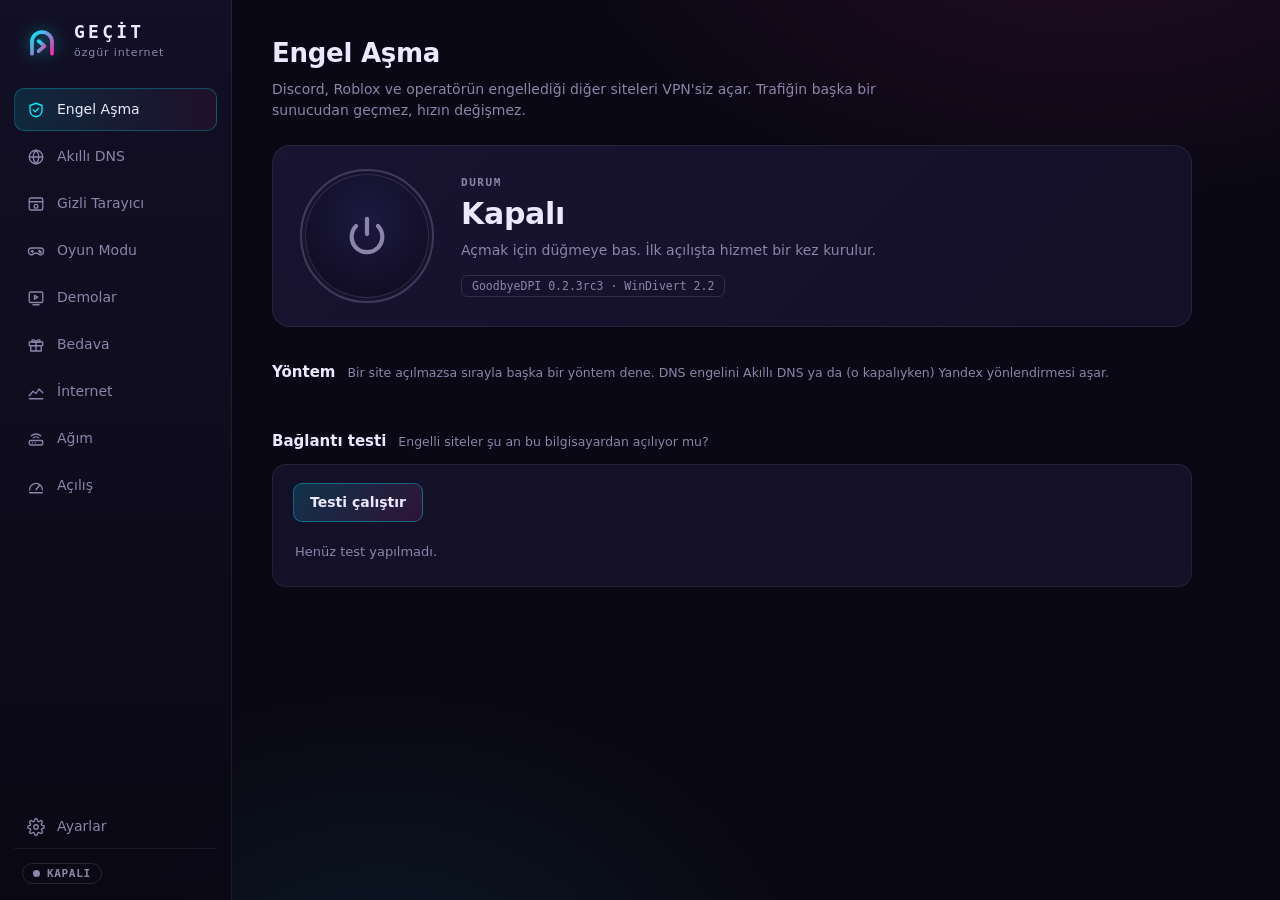
<file: src/Gecit/wwwroot/index.html>
<!doctype html>
<html lang="tr">
<head>
  <meta charset="utf-8">
  <meta name="viewport" content="width=device-width, initial-scale=1">
  <title>Geçit</title>
  <link rel="stylesheet" href="app.css">
  <script src="i18n.js"></script>
</head>
<body>
  <aside class="sidebar">
    <div class="brand">
      <svg class="brand-mark" viewBox="0 0 48 48" aria-hidden="true">
        <defs>
          <linearGradient id="g" x1="0" y1="0" x2="1" y2="1">
            <stop offset="0" stop-color="var(--cyan)"/><stop offset="1" stop-color="var(--magenta)"/>
          </linearGradient>
        </defs>
        <path d="M12 38V24a12 12 0 0 1 24 0v14" fill="none" stroke="url(#g)" stroke-width="4.5" stroke-linecap="round"/>
        <path d="M20 23l7 6-7 6" fill="none" stroke="url(#g)" stroke-width="4.5" stroke-linecap="round" stroke-linejoin="round"/>
      </svg>
      <div>
        <div class="brand-name">GEÇİT</div>
        <div class="brand-sub">özgür internet</div>
      </div>
    </div>

    <nav class="nav">
      <button class="nav-item active" data-page="dpi">
        <svg viewBox="0 0 24 24"><path d="M12 3l8 3v6c0 4.5-3.4 8.3-8 9-4.6-.7-8-4.5-8-9V6z"/><path d="M8.5 12l2.5 2.5 4.5-5"/></svg>
        Engel Aşma
      </button>
      <button class="nav-item" data-page="dns">
        <svg viewBox="0 0 24 24"><circle cx="12" cy="12" r="9"/><path d="M3 12h18M12 3c2.5 2.7 3.8 5.7 3.8 9s-1.3 6.3-3.8 9c-2.5-2.7-3.8-5.7-3.8-9S9.5 5.7 12 3z"/></svg>
        Akıllı DNS
      </button>
      <button class="nav-item" data-page="browser">
        <svg viewBox="0 0 24 24"><rect x="3" y="4" width="18" height="16" rx="2"/><path d="M3 9h18"/><circle cx="12" cy="15" r="2.5"/></svg>
        Gizli Tarayıcı
      </button>
      <button class="nav-item" data-page="game">
        <svg viewBox="0 0 24 24"><path d="M6 8h12a4 4 0 0 1 4 4v1a4 4 0 0 1-7 2.6L14 15h-4l-1 .6A4 4 0 0 1 2 13v-1a4 4 0 0 1 4-4z"/><path d="M7 11v3M5.5 12.5h3"/><circle cx="16.5" cy="12" r=".8"/><circle cx="18" cy="13.6" r=".8"/></svg>
        Oyun Modu
      </button>
      <button class="nav-item" data-page="demos">
        <svg viewBox="0 0 24 24"><rect x="3" y="4" width="18" height="14" rx="2"/><path d="M10 8.5v5l4.5-2.5z"/><path d="M8 21h8"/></svg>
        Demolar
      </button>
      <button class="nav-item" data-page="free">
        <svg viewBox="0 0 24 24"><rect x="3" y="8" width="18" height="5" rx="1"/><path d="M5 13v7h14v-7M12 8v12"/><path d="M12 8c-1.5-3-5-4-5.5-1.5S10 8 12 8zM12 8c1.5-3 5-4 5.5-1.5S14 8 12 8z"/></svg>
        Bedava
      </button>
      <button class="nav-item" data-page="net">
        <svg viewBox="0 0 24 24"><path d="M3 17l5-6 4 3 4-6 5 5"/><path d="M3 21h18"/></svg>
        İnternet
      </button>
      <button class="nav-item" data-page="lan">
        <svg viewBox="0 0 24 24"><rect x="3" y="14" width="18" height="6" rx="2"/><path d="M7 17h.01M11 17h.01"/><path d="M8.5 10.5a5 5 0 0 1 7 0M5.8 7.8a9 9 0 0 1 12.4 0"/></svg>
        Ağım
      </button>
      <button class="nav-item" data-page="boot">
        <svg viewBox="0 0 24 24"><path d="M3.5 17a8.5 8.5 0 1 1 17 0"/><path d="M12 17l4.5-6"/><path d="M3.5 21h17"/></svg>
        Açılış
      </button>
      <div class="nav-spacer"></div>
      <button class="nav-item" data-page="settings">
        <svg viewBox="0 0 24 24"><circle cx="12" cy="12" r="3"/><path d="M19.4 15a1.7 1.7 0 0 0 .3 1.8l.1.1a2 2 0 1 1-2.8 2.8l-.1-.1a1.7 1.7 0 0 0-1.8-.3 1.7 1.7 0 0 0-1 1.5V21a2 2 0 1 1-4 0v-.1a1.7 1.7 0 0 0-1.1-1.5 1.7 1.7 0 0 0-1.8.3l-.1.1a2 2 0 1 1-2.8-2.8l.1-.1a1.7 1.7 0 0 0 .3-1.8 1.7 1.7 0 0 0-1.5-1H3a2 2 0 1 1 0-4h.1a1.7 1.7 0 0 0 1.5-1.1 1.7 1.7 0 0 0-.3-1.8l-.1-.1a2 2 0 1 1 2.8-2.8l.1.1a1.7 1.7 0 0 0 1.8.3H9a1.7 1.7 0 0 0 1-1.5V3a2 2 0 1 1 4 0v.1a1.7 1.7 0 0 0 1 1.5 1.7 1.7 0 0 0 1.8-.3l.1-.1a2 2 0 1 1 2.8 2.8l-.1.1a1.7 1.7 0 0 0-.3 1.8V9a1.7 1.7 0 0 0 1.5 1H21a2 2 0 1 1 0 4h-.1a1.7 1.7 0 0 0-1.5 1z"/></svg>
        Ayarlar
      </button>
    </nav>

    <div class="sidebar-foot">
      <span class="pill" id="side-pill"><span class="dot"></span><span id="side-pill-text">kapalı</span></span>
      <span class="version" id="version"></span>
    </div>
  </aside>

  <main class="main">
    <div class="update-bar" id="update-bar" hidden>
      <svg viewBox="0 0 24 24" aria-hidden="true"><path d="M12 4v11M7 10l5 5 5-5"/><path d="M4 19h16"/></svg>
      <div class="update-text">
        <div class="update-title" id="update-title"></div>
        <div class="muted" id="update-sub"></div>
        <div class="bar update-progress" id="update-progress-bar" hidden><span id="update-progress"></span></div>
      </div>
      <button class="link-btn" id="update-notes">Neler yeni?</button>
      <button class="link-btn" id="update-later">Sonra</button>
      <button class="btn" id="update-install">Güncelle</button>
    </div>

    <!-- Engel Aşma -->
    <section class="page active" id="page-dpi">
      <header class="page-head">
        <h1>Engel Aşma</h1>
        <p>Discord, Roblox ve operatörün engellediği diğer siteleri VPN'siz açar. Trafiğin başka bir sunucudan geçmez, hızın değişmez.</p>
      </header>

      <div class="banner warn" id="conflict-banner" hidden></div>

      <div class="hero" id="hero" data-state="notinstalled">
        <button class="power" id="power" aria-label="Engel aşmayı aç/kapat">
          <span class="power-ring"></span>
          <svg viewBox="0 0 24 24"><path d="M12 3v8"/><path d="M6.3 6.8a8 8 0 1 0 11.4 0"/></svg>
        </button>
        <div class="hero-text">
          <div class="hero-label">Durum</div>
          <div class="hero-status" id="hero-status">Kapalı</div>
          <div class="hero-detail" id="hero-detail">Açmak için düğmeye bas. İlk açılışta hizmet bir kez kurulur.</div>
          <div class="hero-meta">
            <span class="tag" id="hero-preset"></span>
            <span class="tag" id="hero-dns"></span>
            <span class="tag ghost">GoodbyeDPI 0.2.3rc3 · WinDivert 2.2</span>
          </div>
        </div>
      </div>

      <h2 class="section-title">Yöntem <span>Bir site açılmazsa sırayla başka bir yöntem dene. DNS engelini Akıllı DNS ya da (o kapalıyken) Yandex yönlendirmesi aşar.</span></h2>
      <div class="presets" id="presets"></div>

      <h2 class="section-title">Bağlantı testi <span>Engelli siteler şu an bu bilgisayardan açılıyor mu?</span></h2>
      <div class="card">
        <div class="probe-head">
          <button class="btn" id="probe-run">Testi çalıştır</button>
          <span class="muted" id="probe-time"></span>
        </div>
        <div class="probe-list" id="probe-list">
          <div class="empty">Henüz test yapılmadı.</div>
        </div>
      </div>
    </section>

    <!-- Yakında sayfaları -->
    <section class="page" id="page-dns">
      <header class="page-head">
        <h1>Akıllı DNS</h1>
        <p>DNS, site adlarını adrese çeviren sistemdir. Operatörün DNS'i engelli sitelere sahte adres verir ve yavaş olabilir.</p>
      </header>

      <div class="dns-status" id="dns-status">
        <div class="dns-status-main">
          <div class="hero-label">Şu anki DNS</div>
          <div class="dns-status-title" id="dns-current"></div>
          <div class="dns-servers" id="dns-servers"></div>
        </div>
        <div class="dns-checks" id="dns-checks">
          <div class="check wait"><span class="dot"></span><span>Kontrol ediliyor…</span></div>
        </div>
      </div>

      <h2 class="section-title">Mod</h2>
      <div class="modes" id="dns-modes">
        <button class="mode" data-mode="auto">
          <div class="mode-name">Otomatik</div>
          <div class="mode-desc">Modemin verdiği operatör DNS'i. Engel aşma açıksa Yandex yönlendirmesi engeli aşar.</div>
        </button>
        <button class="mode" data-mode="plain">
          <div class="mode-name">Hızlı DNS</div>
          <div class="mode-desc">Seçtiğin sağlayıcıyı Windows'a yazar. Arka planda hiçbir şey çalışmaz.</div>
        </button>
        <button class="mode" data-mode="doh">
          <div class="mode-name">Şifreli DNS <span class="preset-badge">önerilen</span></div>
          <div class="mode-desc">Sorgular HTTPS ile gider; operatör DNS sorgularını göremez ve değiştiremez. Küçük bir hizmet çalışır.</div>
        </button>
      </div>

      <h2 class="section-title">Sağlayıcı
        <span>Ping: sunucuya uzaklık · Sorgu: bir site adını çözme süresi</span>
        <button class="btn small" id="dns-bench">Hızları ölç</button>
      </h2>
      <div class="card providers" id="dns-providers"></div>

      <div class="apply-bar" id="dns-apply-bar" hidden>
        <div>
          <div class="apply-title" id="dns-apply-text"></div>
          <div class="muted">Yönetici izni ister. İstediğin zaman Otomatik'e dönerek eski ayarlarına geri alabilirsin.</div>
        </div>
        <button class="btn" id="dns-apply">Uygula</button>
      </div>

      <p class="footnote">Şifreli DNS sadece DNS sorgularını gizler; girdiğin sitenin adı bağlantı sırasında operatöre yine görünür.
        Tam gizlilik için VPN gerekir.</p>
    </section>
    <section class="page" id="page-browser">
      <header class="page-head"><h1>Gizli Tarayıcı</h1><p>İz bırakmayan, reklamsız, sekmeli bir tarayıcı. Engel aşma ve Akıllı DNS burada da geçerli.</p></header>

      <div class="hero browser-hero">
        <div class="hero-text">
          <div class="hero-label">Gizli pencere</div>
          <div class="hero-status" id="browser-status">Kapalı</div>
          <ul class="plan compact">
            <li>Geçmiş, çerez, oturum ve önbellek pencere kapanınca silinir</li>
            <li>Reklam ve takipçiler engellenir (<span id="browser-list"></span>)</li>
            <li>Tek tuşla "Temizle": tüm sekmeleri kapatır, her şeyi siler</li>
          </ul>
        </div>
        <div class="browser-actions">
          <button class="btn big" id="browser-open">Gizli pencere aç</button>
          <button class="link-btn" id="browser-shortcut">Masaüstüne kısayol oluştur</button>
        </div>
      </div>

      <h2 class="section-title">Ayarlar</h2>
      <div class="card rows">
        <label class="row">
          <div>
            <div class="row-title">Reklam ve takipçi engelleyici</div>
            <div class="row-sub">Bilinen reklam, takip ve zararlı alan adlarına giden istekleri keser; Edge'in "Katı" izleme korumasını açar. YouTube video reklamlarını engellemez.</div>
          </div>
          <input type="checkbox" class="switch" id="browser-adblock">
        </label>
        <div class="row">
          <div>
            <div class="row-title">Arama motoru</div>
            <div class="row-sub">Adres çubuğuna yazılan aramalar için.</div>
          </div>
          <div class="chips" id="browser-engines"></div>
        </div>
      </div>
      <div class="kbd-help">
        <span><kbd>Ctrl</kbd><kbd>T</kbd> yeni sekme</span>
        <span><kbd>Ctrl</kbd><kbd>W</kbd> sekmeyi kapat</span>
        <span><kbd>Ctrl</kbd><kbd>L</kbd> adres çubuğu</span>
        <span><kbd>Ctrl</kbd><kbd>Tab</kbd> sonraki sekme</span>
        <span><kbd>Ctrl</kbd><kbd>Shift</kbd><kbd>Del</kbd> temizle</span>
        <span><kbd>F11</kbd> tam ekran</span>
      </div>
    </section>
    <section class="page" id="page-game">
      <header class="page-head">
        <h1>Oyun Modu</h1>
        <p>Oyun açılınca seçtiğin uygulamaları dondurur ve RAM'lerini oyuna bırakır, güç planını ve önceliği ayarlar. Oyun kapanınca her şey eski haline döner.</p>
      </header>

      <div class="hero game-hero" id="game-hero" data-state="idle">
        <button class="power" id="game-power" aria-label="Oyun modunu aç/kapat">
          <span class="power-ring"></span>
          <svg viewBox="0 0 24 24"><path d="M6 8h12a4 4 0 0 1 4 4v1a4 4 0 0 1-7 2.6L14 15h-4l-1 .6A4 4 0 0 1 2 13v-1a4 4 0 0 1 4-4z"/><path d="M7 11v3M5.5 12.5h3"/></svg>
        </button>
        <div class="hero-text">
          <div class="hero-label">Oyun modu</div>
          <div class="hero-status" id="game-status">Beklemede</div>
          <div class="hero-detail" id="game-detail"></div>
          <div class="hero-meta" id="game-meta"></div>
        </div>
      </div>

      <div class="stats" id="game-stats">
        <div class="stat"><div class="stat-label">Boş RAM</div><div class="stat-value" id="st-ram">…</div><div class="bar"><span id="st-ram-bar"></span></div></div>
        <div class="stat"><div class="stat-label">İşlemci</div><div class="stat-value" id="st-cpu">…</div><div class="bar"><span id="st-cpu-bar"></span></div></div>
        <div class="stat"><div class="stat-label">Ekran kartı</div><div class="stat-value" id="st-gpu">…</div><div class="bar"><span id="st-gpu-bar"></span></div></div>
        <div class="stat"><div class="stat-label">GPU sıcaklığı</div><div class="stat-value" id="st-temp">…</div><div class="bar"><span id="st-temp-bar"></span></div></div>
      </div>

      <div class="card last-session" id="game-last" hidden></div>

      <h2 class="section-title">Oyun sırasında dondurulacak uygulamalar
        <span>Dondurulan uygulama durur ve RAM'i boşalır; oyun bitince kaldığı yerden devam eder.</span>
        <button class="btn small" id="game-apps-refresh">Yenile</button>
      </h2>
      <div class="card apps" id="game-apps"><div class="empty">Yükleniyor…</div></div>

      <h2 class="section-title">Ayarlar</h2>
      <div class="card rows">
        <label class="row"><div><div class="row-title">Oyunları otomatik algıla</div><div class="row-sub" id="game-detect-sub">Bilinen oyunlar, Steam/Epic kütüphanen ve eklediklerin açılınca oyun modu kendiliğinden başlar.</div></div><input type="checkbox" class="switch" data-game-setting="autoDetect"></label>
        <label class="row"><div><div class="row-title">Tam ekran oyunları da algıla</div><div class="row-sub">Windows'un "tam ekran Direct3D uygulaması çalışıyor" bilgisini kullanır; listede olmayan oyunları da yakalar.</div></div><input type="checkbox" class="switch" data-game-setting="detectFullscreen"></label>
        <label class="row"><div><div class="row-title">Yüksek performans güç planı</div><div class="row-sub">Oyun süresince işlemci düşük hıza inmez. Oyun bitince önceki plana döner.</div></div><input type="checkbox" class="switch" data-game-setting="powerPlan"></label>
        <label class="row"><div><div class="row-title">Oyuna yüksek öncelik</div><div class="row-sub">İşlemci sıkıştığında oyun öne alınır. Hile korumalı bazı oyunlar buna izin vermez.</div></div><input type="checkbox" class="switch" data-game-setting="highPriority"></label>
        <label class="row"><div><div class="row-title">Kapatılan uygulamaları geri aç</div><div class="row-sub">"Kapat" seçtiğin uygulamalar oyun bitince yeniden açılır.</div></div><input type="checkbox" class="switch" data-game-setting="relaunchClosed"></label>
      </div>

      <h2 class="section-title">Oyunlarım <span id="game-known"></span></h2>
      <div class="card">
        <div class="game-list" id="game-list"></div>
        <form class="add-game" id="add-game" autocomplete="off">
          <input id="add-game-exe" spellcheck="false" placeholder="Listede olmayan oyunun .exe adı (örn. hl2.exe)">
          <button class="btn small" type="submit">Ekle</button>
        </form>
      </div>

      <p class="footnote">Oyun modu FPS'i sihirle artırmaz: arka plandaki programların kullandığı RAM'i ve işlemciyi oyuna bırakır.
        8 GB RAM'de bu, takılmaları ve ani FPS düşüşlerini azaltır. Oyunun kendisine hiçbir şey enjekte edilmez; hile korumalarıyla sorun çıkmaz.</p>
    </section>
    <section class="page" id="page-demos">
      <header class="page-head"><h1>Steam Demoları</h1><p>Steam'e yeni gelen ve yakında açılacak ücretsiz demolar. Merak ettiğini takip et, demo oynanabilir olunca Geçit haber versin.</p></header>

      <div class="demo-bar">
        <div class="seg" id="demo-tabs">
          <button data-list="new" class="on">Yeni çıkanlar</button>
          <button data-list="soon">Yakında</button>
          <button data-list="popular">Popüler</button>
          <button data-list="watch">Takip ettiklerim<span class="seg-count" id="demo-watch-count"></span></button>
        </div>
        <input id="demo-search" class="demo-search" type="search" placeholder="Oyun ya da tür ara" spellcheck="false">
        <button class="btn small" id="demo-refresh" title="Steam'den yeniden çek">Yenile</button>
      </div>
      <div class="demo-row2">
        <div class="seg" id="demo-players" title="Steam'in kendi oyuncu bilgisine göre süzer; seçimin hatırlanır">
          <button data-players="all" class="on">Hepsi</button>
          <button data-players="coop">Co-op</button>
          <button data-players="online">Online co-op</button>
          <button data-players="multi">Çok oyunculu</button>
        </div>
        <div class="chips demo-filters" id="demo-filters"></div>
      </div>

      <div class="demo-grid" id="demo-grid"><div class="empty">Yükleniyor…</div></div>
      <div class="demo-more" id="demo-more-row" hidden>
        <span class="muted" id="demo-count"></span>
        <button class="btn" id="demo-more">Daha fazla göster</button>
      </div>

      <p class="footnote">Liste Steam'in Türkiye mağazasından gelir; Steam'in kendi sıralaması ve tarihleridir. Geçit açıkken takip ettiğin demolara
        2 saatte bir bakar, açıldıkları an bildirim gösterir. Türkçe ve Steam Deck bilgisi oyunun mağaza sayfasındaki bilgidir.</p>
    </section>

    <section class="page" id="page-free">
      <header class="page-head"><h1>Bedava Oyunlar</h1><p>Epic ve Steam'in şu an ücretsiz verdiği oyunlar. Süre bitmeden alırsan oyun hesabında sonsuza dek kalır.</p></header>

      <div class="card rows free-notify">
        <label class="row">
          <div>
            <div class="row-title">Yeni bedava oyun çıkınca haber ver</div>
            <div class="row-sub">Geçit açıkken 3 saatte bir bakar; Epic'in haftalık oyunu değişirken de hemen kontrol eder. Ücretsiz DLC'ler için bildirim gelmez.</div>
          </div>
          <input type="checkbox" class="switch" id="free-notify">
        </label>
      </div>

      <h2 class="section-title">Şu an bedava <span id="free-sub"></span><button class="btn small" id="free-refresh">Yenile</button></h2>
      <div class="demo-grid" id="free-now"><div class="empty">Yükleniyor…</div></div>

      <h2 class="section-title" id="free-next-title" hidden>Yakında bedava <span>Epic bir sonraki oyunu önceden duyurur.</span></h2>
      <div class="demo-grid" id="free-next" hidden></div>

      <p class="footnote">Oyunu almak için mağaza sayfasında kendi hesabınla giriş yapıp "Al" demen gerekir; Geçit senin yerine alamaz.
        Her zaman ücretsiz olan (free-to-play) oyunlar ve Steam'in "hafta sonu bedava oyna" etkinlikleri burada yok, çünkü bunlar kalıcı olarak senin olmuyor.</p>
    </section>

    <section class="page" id="page-net">
      <header class="page-head"><h1>İnternet</h1><p>Bağlantının gerçek durumu: gecikme, dalgalanma, hız ve interneti hangi uygulamanın kullandığı.</p></header>

      <div class="card net-live">
        <div class="net-metrics">
          <div class="net-metric">
            <div class="stat-label">İnternet <span id="net-target-label"></span></div>
            <div class="big-ms" id="net-ms">…</div>
            <div class="muted" id="net-sub"></div>
          </div>
          <div class="net-metric">
            <div class="stat-label">Modem <span id="net-gw-label"></span></div>
            <div class="big-ms gw" id="gw-ms">…</div>
            <div class="muted" id="gw-sub"></div>
          </div>
          <div class="net-verdict" id="net-verdict"><span class="dot"></span><span>Ölçülüyor…</span></div>
        </div>
        <svg class="net-graph" id="net-graph" viewBox="0 0 600 150" preserveAspectRatio="none"></svg>
        <div class="net-graph-legend">
          <span><i class="lg cyan"></i>İnternet</span><span><i class="lg pink"></i>Modem</span><span><i class="lg red"></i>Kayıp paket</span>
          <span class="net-target-pick" id="net-targets">
            <button class="chip" data-target="1.1.1.1">Cloudflare</button>
            <button class="chip" data-target="8.8.8.8">Google</button>
            <form id="net-custom" class="inline-form"><input id="net-custom-host" placeholder="oyun sunucusu IP" spellcheck="false"></form>
          </span>
        </div>
      </div>

      <h2 class="section-title">Hız testi <span>Cloudflare sunucularıyla, birkaç paralel bağlantıyla yaklaşık 20 saniye sürer.</span></h2>
      <div class="card speed">
        <div class="speed-grid">
          <div class="speed-cell"><div class="stat-label">İndirme</div><div class="speed-val" id="sp-down">–</div><div class="muted">Mbps</div></div>
          <div class="speed-cell"><div class="stat-label">Yükleme</div><div class="speed-val" id="sp-up">–</div><div class="muted">Mbps</div></div>
          <div class="speed-cell"><div class="stat-label">Ping (boşta)</div><div class="speed-val" id="sp-idle">–</div><div class="muted">ms</div></div>
          <div class="speed-cell"><div class="stat-label">Ping (yük altında)</div><div class="speed-val" id="sp-loaded">–</div><div class="muted">ms</div></div>
          <div class="speed-cell grade-cell"><div class="stat-label">Oyun notu</div><div class="grade" id="sp-grade">–</div><div class="muted" id="sp-grade-sub">bufferbloat</div></div>
        </div>
        <div class="bar speed-bar"><span id="sp-progress"></span></div>
        <div class="speed-foot">
          <span class="muted" id="sp-phase">Hat doluyken ping'in ne kadar arttığı, oyunlarda indirme hızından daha önemlidir.</span>
          <button class="btn" id="sp-start">Testi başlat</button>
        </div>
      </div>

      <h2 class="section-title">Uygulamaların internet kullanımı</h2>
      <div class="card traffic">
        <div class="traffic-head">
          <div class="muted">Windows bu bilgiyi yalnızca yönetici iznine sahip programlara verir. İzleme sadece bu sayfa açıkken çalışır, sayfadan çıkınca durur.</div>
          <button class="btn" id="tr-toggle">İzlemeyi başlat</button>
        </div>
        <div class="traffic-list" id="tr-list"></div>
      </div>
    </section>

    <section class="page" id="page-lan">
      <header class="page-head"><h1>Ağım</h1><p>Modemine bağlı her cihaz: telefonlar, televizyon, oyun konsolu… Tanımadığın bir cihaz bağlanınca haber verir.</p></header>

      <div class="hero lan-hero" id="lan-hero" data-state="idle">
        <div class="lan-count">
          <div class="lan-count-num" id="lan-count">–</div>
          <div class="hero-label">cihaz bağlı</div>
        </div>
        <div class="hero-text">
          <div class="hero-label" id="lan-net-label">Ağ</div>
          <div class="lan-net" id="lan-net">Henüz taranmadı</div>
          <div class="hero-detail" id="lan-detail">Tarama birkaç saniye sürer, yönetici izni gerekmez.</div>
        </div>
        <button class="btn big" id="lan-scan">Tara</button>
      </div>

      <div class="card rows lan-watch">
        <label class="row">
          <div>
            <div class="row-title">Yeni cihaz bağlanınca haber ver</div>
            <div class="row-sub">Geçit açıkken 10 dakikada bir ağa bakar. Daha önce görmediği bir cihaz çıkarsa bildirim gösterir. Oyun sırasında bakmaz.</div>
          </div>
          <input type="checkbox" class="switch" id="lan-watch">
        </label>
      </div>

      <h2 class="section-title">Şu an bağlı</h2>
      <div class="card devices" id="lan-online"><div class="empty">Ağındaki cihazları görmek için "Tara"ya bas.</div></div>

      <h2 class="section-title" id="lan-offline-title" hidden>Daha önce görülenler <span>Şu an bağlı değil ya da uykuda.</span></h2>
      <div class="card devices" id="lan-offline" hidden></div>

      <p class="footnote">Telefonlar gizlilik için her ağda farklı bir "gizli MAC adresi" kullanır, bu yüzden üreticileri görünmez.
        Uykudaki telefonlar bazen taramada çıkmaz. Ad vermek için cihazın adına tıkla; adlar yalnızca bu bilgisayarda saklanır.</p>
    </section>

    <section class="page" id="page-boot">
      <header class="page-head"><h1>Açılış</h1><p>Windows açılırken hangi programların başladığını ve açılışı ne kadar yavaşlattıklarını gösterir. Gereksizleri tek tıkla kapat; hiçbir şey silinmez.</p></header>

      <div class="hero boot-hero" id="boot-hero">
        <div class="boot-big">
          <div class="hero-label">Son açılış</div>
          <div class="boot-time" id="boot-time">–</div>
          <div class="muted" id="boot-time-sub"></div>
        </div>
        <div class="boot-side">
          <svg class="boot-chart" id="boot-chart" viewBox="0 0 300 80" preserveAspectRatio="none"></svg>
          <div class="boot-cta" id="boot-cta"></div>
        </div>
      </div>
      <div class="hero-meta boot-facts" id="boot-facts"></div>

      <h2 class="section-title">Açılışta başlayan programlar
        <span>Etki: açılıştan sonraki ilk dakikada kullandığı işlemci ve disk, Görev Yöneticisi'nin ölçütüyle.</span>
        <button class="btn small" id="boot-refresh">Yenile</button>
      </h2>
      <div class="card apps" id="boot-items"><div class="empty">Yükleniyor…</div></div>

      <p class="footnote">Kapattığın programlar silinmez, sadece Windows açılınca kendiliğinden başlamaz; istediğin zaman geri açabilirsin.
        Bu, Görev Yöneticisi → Başlangıç sekmesiyle aynı ayardır. Görev Zamanlayıcı'yla ya da hizmet olarak başlayan programlar burada görünmez.</p>
    </section>

    <!-- Ayarlar -->
    <section class="page" id="page-settings">
      <header class="page-head"><h1>Ayarlar</h1></header>
      <div class="card rows">
        <div class="row">
          <div>
            <div class="row-title">Sürüm <span class="version-inline" id="update-current"></span></div>
            <div class="row-sub" id="update-status">Güncellemeler GitHub'daki sürüm sayfasından gelir.</div>
          </div>
          <button class="btn" id="update-check">Güncellemeleri denetle</button>
        </div>
        <label class="row">
          <div>
            <div class="row-title">Güncellemeleri kendiliğinden denetle</div>
            <div class="row-sub">Açılışta ve 12 saatte bir yeni sürüm var mı diye bakar. Kurmadan önce her zaman sorar.</div>
          </div>
          <input type="checkbox" class="switch" id="update-auto">
        </label>
      </div>
      <div class="card rows">
        <div class="row">
          <div>
            <div class="row-title" translate="no">Dil / Language</div>
            <div class="row-sub">Otomatik: Windows'un dili Türkçe ise Türkçe, değilse İngilizce.</div>
          </div>
          <div class="chips" id="language">
            <button class="chip" data-language="auto">Otomatik (Windows dili)</button>
            <button class="chip" data-language="tr" translate="no">Türkçe</button>
            <button class="chip" data-language="en" translate="no">English</button>
          </div>
        </div>
      </div>
      <div class="card rows">
        <label class="row">
          <div>
            <div class="row-title">Windows açılınca başlat</div>
            <div class="row-sub">Geçit sistem tepsisinde açılır, engel aşmayı son bıraktığın gibi geri yükler.</div>
          </div>
          <input type="checkbox" class="switch" id="autostart">
        </label>
        <div class="row">
          <div>
            <div class="row-title">Geçit'i sistemden temizle</div>
            <div class="row-sub">Engel aşma ve şifreli DNS hizmetlerini kaldırır, WinDivert sürücüsünü durdurur ve DNS ayarlarını Geçit'ten önceki haline getirir. Yönetici izni ister.</div>
          </div>
          <button class="btn danger" id="uninstall">Temizle</button>
        </div>
      </div>
      <div class="card about">
        <div class="row-title">Hakkında</div>
        <p>Geçit, engel aşma için <a href="https://github.com/cagritaskn/GoodbyeDPI-Turkey" data-ext>GoodbyeDPI-Turkey</a> (Apache 2.0) ve
          <a href="https://github.com/basil00/WinDivert" data-ext>WinDivert</a> (LGPLv3) kullanır. Bu bir VPN değildir: kimliğini gizlemez,
          sadece operatörün DPI ve DNS engellerini aşar.</p>
      </div>
    </section>
  </main>

  <div class="toasts" id="toasts"></div>
  <script src="app.js"></script>
</body>
</html>
</file>
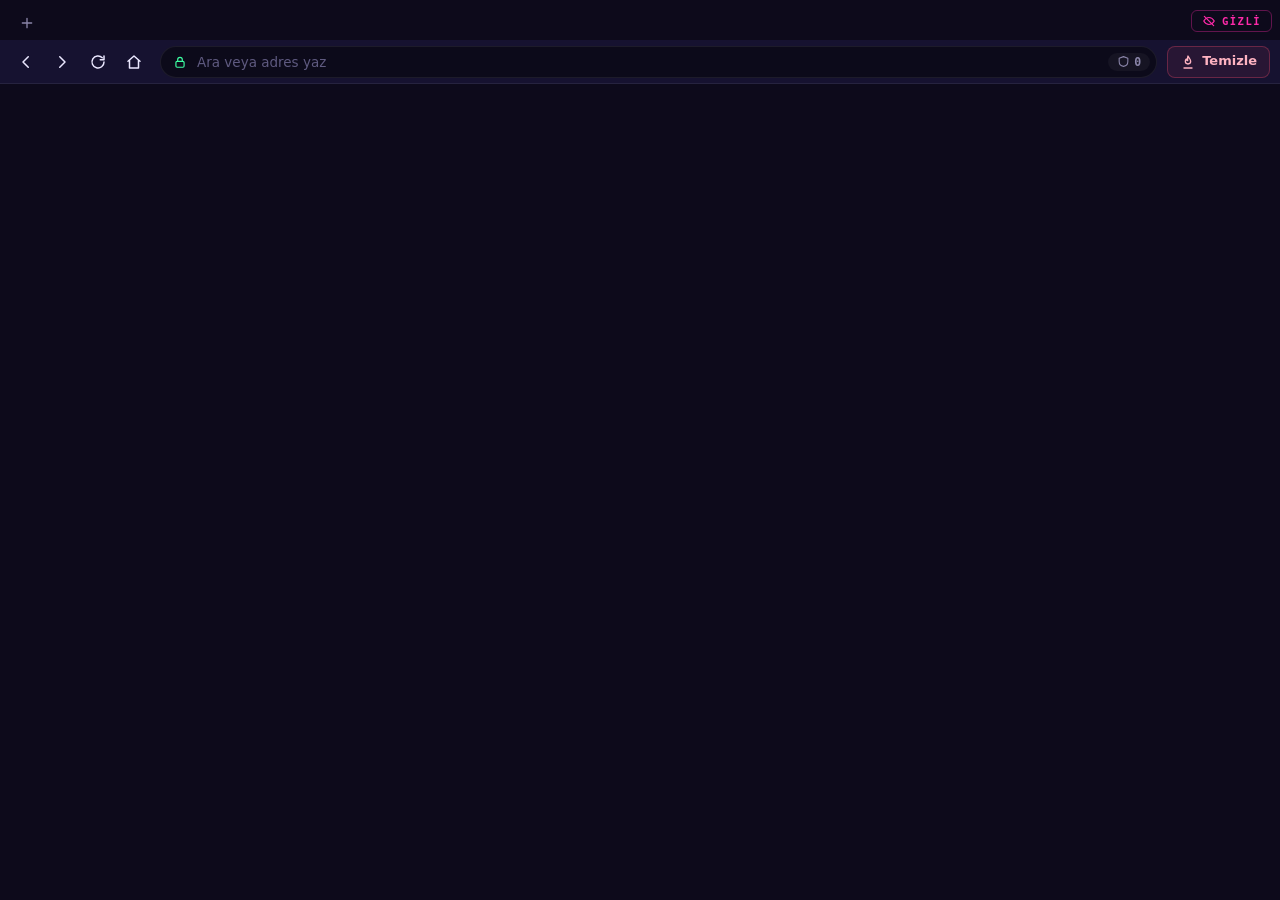
<file: src/Gecit/wwwroot/browser/chrome.html>
<!doctype html>
<html lang="tr">
<head>
  <meta charset="utf-8">
  <title>Gizli Tarayıcı</title>
  <link rel="stylesheet" href="chrome.css">
  <script src="../i18n.js"></script>
</head>
<body>
  <div class="tabstrip">
    <div class="tabs" id="tabs"></div>
    <button class="newtab" id="newtab" title="Yeni sekme (Ctrl+T)">
      <svg viewBox="0 0 24 24"><path d="M12 5v14M5 12h14"/></svg>
    </button>
    <div class="private-badge" title="Bu penceredeki hiçbir şey kaydedilmez">
      <svg viewBox="0 0 24 24"><path d="M3 12s3.5-6 9-6 9 6 9 6-3.5 6-9 6-9-6-9-6z"/><path d="M4 4l16 16"/></svg>
      GİZLİ
    </div>
  </div>

  <div class="toolbar">
    <button class="tb" id="back" title="Geri (Alt+Sol)"><svg viewBox="0 0 24 24"><path d="M15 5l-7 7 7 7"/></svg></button>
    <button class="tb" id="forward" title="İleri (Alt+Sağ)"><svg viewBox="0 0 24 24"><path d="M9 5l7 7-7 7"/></svg></button>
    <button class="tb" id="reload" title="Yenile (F5)">
      <svg class="i-reload" viewBox="0 0 24 24"><path d="M20 12a8 8 0 1 1-2.3-5.6"/><path d="M20 4v5h-5"/></svg>
      <svg class="i-stop" viewBox="0 0 24 24"><path d="M6 6l12 12M18 6L6 18"/></svg>
    </button>
    <button class="tb" id="home" title="Ana sayfa"><svg viewBox="0 0 24 24"><path d="M4 11l8-7 8 7"/><path d="M6 10v10h12V10"/></svg></button>

    <form class="address" id="address-form" autocomplete="off">
      <svg class="lock" id="lock" viewBox="0 0 24 24"><rect x="5" y="11" width="14" height="10" rx="2"/><path d="M8 11V8a4 4 0 0 1 8 0v3"/></svg>
      <input id="address" spellcheck="false" placeholder="Ara veya adres yaz">
      <span class="shield" id="shield" title="Bu sayfada engellenen reklam ve takipçiler">
        <svg viewBox="0 0 24 24"><path d="M12 3l8 3v6c0 4.5-3.4 8.3-8 9-4.6-.7-8-4.5-8-9V6z"/></svg>
        <span id="blocked">0</span>
      </span>
    </form>

    <button class="clear" id="clear" title="Tüm sekmeleri kapat ve her şeyi sil (Ctrl+Shift+Del)">
      <svg viewBox="0 0 24 24"><path d="M12 3c1 3 4 4.5 4 8a4 4 0 0 1-8 0c0-1.6.7-2.7 1.5-3.5.2 1.5 1 2.5 2 2.5 0-2.5-.5-4.5.5-7z"/><path d="M6 21h12"/></svg>
      Temizle
    </button>
  </div>
  <script src="chrome.js"></script>
</body>
</html>
</file>
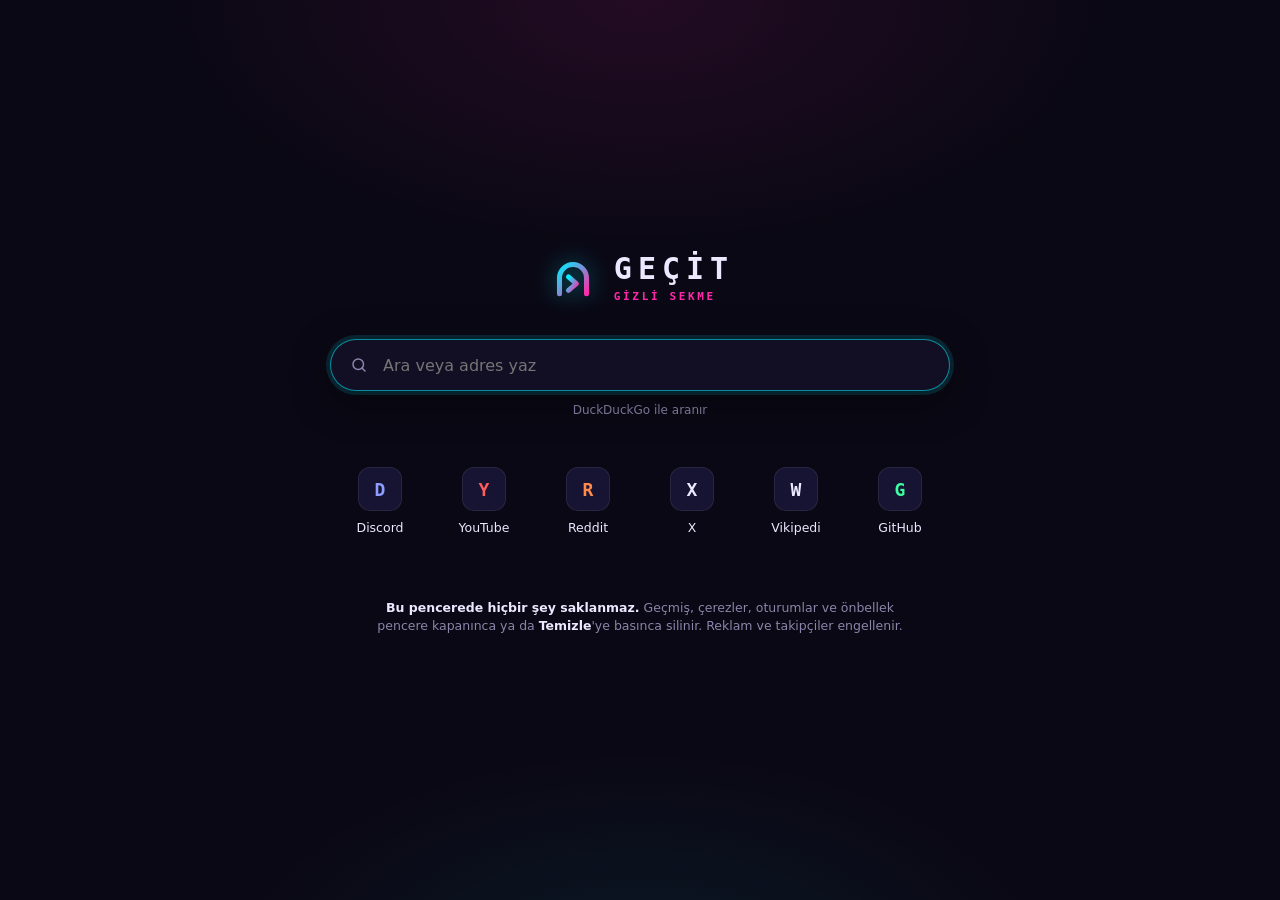
<file: src/Gecit/wwwroot/browser/newtab.html>
<!doctype html>
<html lang="tr">
<head>
  <meta charset="utf-8">
  <title>Yeni sekme</title>
  <script src="../i18n.js"></script>
  <style>
    :root { --cyan: #00f0ff; --magenta: #ff2aaa; --text: #ebe8ff; --muted: #8a85a9; color-scheme: dark; }
    * { box-sizing: border-box; }
    html, body { margin: 0; height: 100%; }
    body {
      display: flex; flex-direction: column; align-items: center; justify-content: center; gap: 34px;
      background:
        radial-gradient(800px 420px at 50% 0%, rgba(255, 42, 170, .10), transparent 60%),
        radial-gradient(700px 400px at 50% 110%, rgba(0, 240, 255, .08), transparent 60%),
        #0a0814;
      color: var(--text); font: 14px/1.5 "Segoe UI", system-ui, sans-serif;
    }
    .brand { display: flex; align-items: center; gap: 14px; }
    .brand svg { width: 54px; height: 54px; filter: drop-shadow(0 0 12px rgba(0, 240, 255, .45)); }
    .brand-name { font: 700 30px/1 "JetBrainsMono Nerd Font", Consolas, monospace; letter-spacing: .2em; }
    .brand-sub { color: var(--magenta); font: 600 11px "JetBrainsMono Nerd Font", Consolas, monospace; letter-spacing: .24em; margin-top: 6px; }
    form { width: min(620px, 90vw); position: relative; }
    input {
      width: 100%; height: 52px; padding: 0 22px 0 52px; border-radius: 999px;
      background: #120f25; border: 1px solid rgba(255, 255, 255, .1); color: var(--text);
      font: 16px "Segoe UI", system-ui, sans-serif; outline: none;
      transition: border-color .15s, box-shadow .15s;
    }
    input:focus { border-color: rgba(0, 240, 255, .55); box-shadow: 0 0 0 4px rgba(0, 240, 255, .12), 0 10px 40px rgba(0, 0, 0, .4); }
    form svg { position: absolute; left: 20px; top: 17px; width: 18px; height: 18px; fill: none; stroke: var(--muted); stroke-width: 2; stroke-linecap: round; }
    .engine { text-align: center; color: var(--muted); font-size: 12px; margin-top: 10px; }
    .tiles { display: grid; grid-template-columns: repeat(6, 92px); gap: 12px; }
    .tile { display: flex; flex-direction: column; align-items: center; gap: 8px; padding: 14px 6px; border-radius: 14px; color: var(--text); text-decoration: none; font-size: 12.5px; transition: background .15s; }
    .tile:hover { background: rgba(255, 255, 255, .05); }
    .tile span { width: 44px; height: 44px; border-radius: 12px; display: grid; place-items: center; font: 700 18px "JetBrainsMono Nerd Font", Consolas, monospace; background: #171332; border: 1px solid rgba(255, 255, 255, .08); }
    .note { max-width: 560px; text-align: center; color: var(--muted); font-size: 12.5px; }
    .note b { color: var(--text); font-weight: 600; }
  </style>
</head>
<body>
  <div class="brand">
    <svg viewBox="0 0 48 48" aria-hidden="true">
      <defs><linearGradient id="g" x1="0" y1="0" x2="1" y2="1"><stop offset="0" stop-color="#00f0ff"/><stop offset="1" stop-color="#ff2aaa"/></linearGradient></defs>
      <path d="M12 38V24a12 12 0 0 1 24 0v14" fill="none" stroke="url(#g)" stroke-width="4.5" stroke-linecap="round"/>
      <path d="M20 23l7 6-7 6" fill="none" stroke="url(#g)" stroke-width="4.5" stroke-linecap="round" stroke-linejoin="round"/>
    </svg>
    <div><div class="brand-name">GEÇİT</div><div class="brand-sub">GİZLİ SEKME</div></div>
  </div>

  <div>
    <form id="search">
      <svg viewBox="0 0 24 24"><circle cx="11" cy="11" r="7"/><path d="M20 20l-4-4"/></svg>
      <input id="q" autofocus spellcheck="false" placeholder="Ara veya adres yaz">
    </form>
    <div class="engine" id="engine"></div>
  </div>

  <div class="tiles">
    <a class="tile" href="https://discord.com/app"><span style="color:#8c9eff">D</span>Discord</a>
    <a class="tile" href="https://www.youtube.com/"><span style="color:#ff5c5c">Y</span>YouTube</a>
    <a class="tile" href="https://www.reddit.com/"><span style="color:#ff8a4c">R</span>Reddit</a>
    <a class="tile" href="https://x.com/"><span>X</span>X</a>
    <a class="tile" id="wiki" href="https://tr.wikipedia.org/"><span>W</span>Vikipedi</a>
    <a class="tile" href="https://github.com/"><span style="color:#3dffa2">G</span>GitHub</a>
  </div>

  <p class="note"><b>Bu pencerede hiçbir şey saklanmaz.</b> Geçmiş, çerezler, oturumlar ve önbellek pencere kapanınca
    ya da <b>Temizle</b>'ye basınca silinir. Reklam ve takipçiler engellenir.</p>

  <script>
    // Same list as SearchEngines.cs
    const engines = {
      duckduckgo: ["DuckDuckGo", "https://duckduckgo.com/?q="],
      brave: ["Brave Search", "https://search.brave.com/search?q="],
      startpage: ["Startpage", "https://www.startpage.com/do/search?q="],
      google: ["Google", "https://www.google.com/search?q="],
    };
    const [name, base] = engines[new URLSearchParams(location.search).get("e")] ?? engines.duckduckgo;
    // This page runs in a browser tab: the dictionary arrives with i18nReady, not before.
    i18nReady.then(() => { document.getElementById("engine").textContent = t("{engine} ile aranır", { engine: name }); });
    if (LANG === "en") document.getElementById("wiki").href = "https://en.wikipedia.org/";
    document.getElementById("search").addEventListener("submit", (e) => {
      e.preventDefault();
      const text = document.getElementById("q").value.trim();
      if (!text) return;
      const looksLikeHost = !text.includes(" ") && text.includes(".");
      location.href = /^https?:\/\//i.test(text) ? text
        : looksLikeHost ? "https://" + text
        : base + encodeURIComponent(text);
    });
  </script>
</body>
</html>
</file>
<file: src/Gecit/wwwroot/app.css>
:root {
  --bg: #0a0814;
  --bg-2: #0e0b1c;
  --panel: #131027;
  --panel-2: #181431;
  --line: rgba(255, 255, 255, .07);
  --line-2: rgba(255, 255, 255, .12);
  --text: #ebe8ff;
  --muted: #8a85a9;
  --cyan: #00f0ff;
  --magenta: #ff2aaa;
  --green: #3dffa2;
  --amber: #ffb547;
  --red: #ff4d6d;
  --mono: "JetBrainsMono Nerd Font", "Cascadia Mono", Consolas, monospace;
  --sans: "Segoe UI", system-ui, sans-serif;
  color-scheme: dark;
}

* { box-sizing: border-box; }
html, body { height: 100%; margin: 0; }
body {
  display: flex;
  background:
    radial-gradient(900px 500px at 85% -10%, rgba(255, 42, 170, .10), transparent 60%),
    radial-gradient(700px 500px at 30% 110%, rgba(0, 240, 255, .07), transparent 60%),
    var(--bg);
  color: var(--text);
  font: 14px/1.5 var(--sans);
  user-select: none;
  overflow: hidden;
}
button { font: inherit; color: inherit; }
a { color: var(--cyan); text-decoration: none; }
a:hover { text-decoration: underline; }
[hidden] { display: none !important; }

/* ---- Sidebar ---- */
.sidebar {
  width: 232px;
  flex: none;
  display: flex;
  flex-direction: column;
  padding: 22px 14px 16px;
  background: linear-gradient(180deg, rgba(19, 16, 39, .9), rgba(10, 8, 20, .9));
  border-right: 1px solid var(--line);
}
.brand { display: flex; align-items: center; gap: 12px; padding: 0 8px 26px; }
.brand-mark { width: 40px; height: 40px; filter: drop-shadow(0 0 8px rgba(0, 240, 255, .45)); }
.brand-name { font: 700 18px/1 var(--mono); letter-spacing: .18em; }
.brand-sub { font-size: 11px; color: var(--muted); letter-spacing: .08em; margin-top: 4px; }

.nav { display: flex; flex-direction: column; gap: 4px; flex: 1; }
.nav-spacer { flex: 1; }
.nav-item {
  display: flex; align-items: center; gap: 12px;
  padding: 10px 12px;
  background: none; border: 1px solid transparent; border-radius: 10px;
  color: var(--muted); text-align: left; cursor: pointer;
  transition: background .15s, color .15s, border-color .15s;
}
.nav-item svg { width: 18px; height: 18px; flex: none; fill: none; stroke: currentColor; stroke-width: 1.8; stroke-linecap: round; stroke-linejoin: round; }
.nav-item:hover { color: var(--text); background: rgba(255, 255, 255, .04); }
.nav-item.active {
  color: var(--text);
  background: linear-gradient(90deg, rgba(0, 240, 255, .12), rgba(255, 42, 170, .06));
  border-color: rgba(0, 240, 255, .25);
}
.nav-item.active svg { stroke: var(--cyan); }
.soon {
  margin-left: auto; font-size: 10px; color: var(--muted);
  border: 1px solid var(--line-2); border-radius: 99px; padding: 0 7px;
}

.sidebar-foot { display: flex; align-items: center; justify-content: space-between; padding: 14px 8px 0; border-top: 1px solid var(--line); }
.version { font: 11px var(--mono); color: var(--muted); }
.pill {
  display: inline-flex; align-items: center; gap: 7px;
  font: 600 11px var(--mono); letter-spacing: .06em; text-transform: uppercase;
  color: var(--muted); padding: 3px 10px; border-radius: 99px; border: 1px solid var(--line-2);
}
.dot { width: 7px; height: 7px; border-radius: 50%; background: var(--muted); }
.pill.on { color: var(--green); border-color: rgba(61, 255, 162, .35); }
.pill.on .dot { background: var(--green); box-shadow: 0 0 8px var(--green); }
.pill.busy .dot { background: var(--amber); animation: blink 1s infinite; }

/* ---- Main ---- */
/* Bottom padding lives on .page: sticky bars measure from the scroll container's padding edge. */
.main { flex: 1; overflow-y: auto; padding: 34px 40px 16px; }
.main::-webkit-scrollbar { width: 10px; }
.main::-webkit-scrollbar-thumb { background: rgba(255, 255, 255, .08); border-radius: 10px; border: 3px solid transparent; background-clip: padding-box; }
.page { display: none; max-width: 920px; padding-bottom: 44px; animation: fade .25s ease; }
.page.active { display: block; }
.page-head h1 { margin: 0; font-size: 26px; font-weight: 650; letter-spacing: -.01em; }
.page-head p { margin: 6px 0 0; color: var(--muted); max-width: 640px; }
.section-title { margin: 34px 0 12px; font-size: 15px; font-weight: 600; display: flex; align-items: baseline; gap: 12px; flex-wrap: wrap; }
.section-title span { font-size: 12.5px; font-weight: 400; color: var(--muted); }
.muted { color: var(--muted); font-size: 12.5px; }

.card { background: var(--panel); border: 1px solid var(--line); border-radius: 14px; padding: 18px 20px; }
.card + .card { margin-top: 14px; }

.banner { margin-top: 20px; padding: 12px 16px; border-radius: 12px; font-size: 13px; }
.banner.warn { background: rgba(255, 181, 71, .08); border: 1px solid rgba(255, 181, 71, .3); color: #ffd79a; }

/* ---- Hero ---- */
.hero {
  margin-top: 24px;
  display: flex; align-items: center; gap: 32px;
  padding: 28px 32px;
  border-radius: 18px;
  background: linear-gradient(135deg, var(--panel-2), var(--panel));
  border: 1px solid var(--line);
  position: relative; overflow: hidden;
}
.hero::after {
  content: ""; position: absolute; right: -80px; top: -80px; width: 260px; height: 260px; border-radius: 50%;
  background: radial-gradient(circle, rgba(0, 240, 255, .14), transparent 70%);
  opacity: 0; transition: opacity .4s;
  pointer-events: none;   /* decoration only; it overlaps buttons on the right side of the card */
}
.hero[data-state="running"]::after { opacity: 1; }

.power {
  --c: var(--muted);
  position: relative; flex: none;
  width: 124px; height: 124px; border-radius: 50%;
  background: radial-gradient(circle at 50% 35%, #1d1940, #0d0a1d);
  border: 1px solid var(--line-2);
  cursor: pointer; display: grid; place-items: center;
  transition: transform .15s;
}
.power:hover { transform: scale(1.03); }
.power:active { transform: scale(.97); }
.power:disabled { cursor: progress; }
.power svg { width: 46px; height: 46px; fill: none; stroke: var(--c); stroke-width: 2.2; stroke-linecap: round; transition: stroke .3s, filter .3s; }
.power-ring { position: absolute; inset: -6px; border-radius: 50%; border: 2px solid var(--c); opacity: .35; transition: border-color .3s, opacity .3s, box-shadow .3s; }

.hero[data-state="running"] .power { --c: var(--cyan); }
.hero[data-state="running"] .power svg { filter: drop-shadow(0 0 10px var(--cyan)); }
.hero[data-state="running"] .power-ring { opacity: 1; box-shadow: 0 0 24px rgba(0, 240, 255, .5), inset 0 0 18px rgba(0, 240, 255, .25); }
.hero[data-state="busy"] .power { --c: var(--amber); }
.hero[data-state="busy"] .power-ring { opacity: 1; border-color: transparent; border-top-color: var(--amber); border-right-color: var(--amber); animation: spin 1s linear infinite; }

.hero-label { font: 600 11px var(--mono); color: var(--muted); letter-spacing: .14em; text-transform: uppercase; }
.hero-status { font-size: 30px; font-weight: 700; margin: 2px 0 4px; letter-spacing: -.01em; }
.hero[data-state="running"] .hero-status { color: var(--cyan); text-shadow: 0 0 18px rgba(0, 240, 255, .4); }
.hero[data-state="busy"] .hero-status { color: var(--amber); }
.hero-detail { color: var(--muted); max-width: 480px; }
.hero-meta { display: flex; gap: 8px; flex-wrap: wrap; margin-top: 14px; }
.tag { font: 11.5px var(--mono); padding: 3px 10px; border-radius: 6px; background: rgba(0, 240, 255, .08); color: var(--cyan); border: 1px solid rgba(0, 240, 255, .2); }
.tag:empty { display: none; }
.tag.ghost { background: none; color: var(--muted); border-color: var(--line-2); }

/* ---- Presets ---- */
.presets { display: grid; grid-template-columns: repeat(auto-fill, minmax(260px, 1fr)); gap: 10px; }
.preset {
  display: flex; flex-direction: column; justify-content: flex-start;
  text-align: left; cursor: pointer;
  padding: 14px 16px; border-radius: 12px;
  background: var(--panel); border: 1px solid var(--line);
  transition: border-color .15s, background .15s;
}
.preset:hover { border-color: var(--line-2); background: var(--panel-2); }
.preset:disabled { cursor: progress; opacity: .6; }
.preset.selected { border-color: rgba(0, 240, 255, .5); background: linear-gradient(135deg, rgba(0, 240, 255, .08), rgba(255, 42, 170, .04)); }
.preset-top { display: flex; align-items: center; gap: 8px; }
.preset-radio { width: 14px; height: 14px; border-radius: 50%; border: 2px solid var(--line-2); flex: none; }
.preset.selected .preset-radio { border-color: var(--cyan); background: radial-gradient(circle, var(--cyan) 40%, transparent 45%); }
.preset-name { font-weight: 600; }
.preset-badge { margin-left: auto; font: 600 10px var(--mono); letter-spacing: .06em; text-transform: uppercase; color: var(--magenta); }
.preset-desc { color: var(--muted); font-size: 12.5px; margin-top: 6px; }
.preset-args { font: 11px var(--mono); color: #6f6a90; margin-top: 8px; word-break: break-all; }

/* ---- Probe ---- */
.probe-head { display: flex; align-items: center; gap: 14px; }
.probe-list { margin-top: 14px; display: flex; flex-direction: column; }
.probe-row { display: grid; grid-template-columns: 14px 150px 1fr auto; align-items: center; gap: 12px; padding: 9px 2px; border-top: 1px solid var(--line); }
.probe-row .dot { width: 9px; height: 9px; }
.probe-row.ok .dot { background: var(--green); box-shadow: 0 0 8px var(--green); }
.probe-row.fail .dot { background: var(--red); box-shadow: 0 0 8px var(--red); }
.probe-row.wait .dot { background: var(--amber); animation: blink 1s infinite; }
.probe-name { font-weight: 600; }
.probe-host { font: 11px var(--mono); color: var(--muted); display: block; font-weight: 400; }
.probe-detail { color: var(--muted); font-size: 12.5px; }
.probe-row.fail .probe-detail { color: #ff9aae; }
.probe-ms { font: 12px var(--mono); color: var(--muted); }
.empty { color: var(--muted); font-size: 13px; padding: 6px 2px; }

/* ---- Buttons & switch ---- */
.btn {
  padding: 8px 16px; border-radius: 9px; cursor: pointer;
  background: linear-gradient(135deg, rgba(0, 240, 255, .16), rgba(255, 42, 170, .12));
  border: 1px solid rgba(0, 240, 255, .35); font-weight: 600;
  transition: filter .15s;
}
.btn:hover { filter: brightness(1.2); }
.btn:disabled { opacity: .5; cursor: progress; }
.btn.danger { background: rgba(255, 77, 109, .1); border-color: rgba(255, 77, 109, .4); color: #ffb3c1; }

.rows { padding: 4px 20px; }
.row { display: flex; align-items: center; justify-content: space-between; gap: 24px; padding: 16px 0; }
.row + .row { border-top: 1px solid var(--line); }
.row-title { font-weight: 600; }
.row-sub { color: var(--muted); font-size: 12.5px; margin-top: 2px; }
label.row { cursor: pointer; }

.switch { appearance: none; width: 42px; height: 24px; border-radius: 99px; background: #2a2645; position: relative; cursor: pointer; flex: none; transition: background .2s; margin: 0; }
.switch::after { content: ""; position: absolute; top: 3px; left: 3px; width: 18px; height: 18px; border-radius: 50%; background: #cfcbe8; transition: transform .2s, background .2s; }
.switch:checked { background: rgba(0, 240, 255, .35); }
.switch:checked::after { transform: translateX(18px); background: var(--cyan); box-shadow: 0 0 10px var(--cyan); }

.about p { color: var(--muted); margin: 6px 0 0; max-width: 700px; }

/* ---- DNS ---- */
.dns-status {
  margin-top: 24px;
  display: flex; gap: 28px; align-items: center; flex-wrap: wrap;
  padding: 22px 26px; border-radius: 18px;
  background: linear-gradient(135deg, var(--panel-2), var(--panel));
  border: 1px solid var(--line);
}
.dns-status-main { flex: 1; min-width: 240px; }
.dns-status-title { font-size: 24px; font-weight: 700; margin: 2px 0 6px; }
.dns-status[data-mode="doh"] .dns-status-title { color: var(--cyan); text-shadow: 0 0 16px rgba(0, 240, 255, .35); }
.dns-status[data-mode="plain"] .dns-status-title { color: #9fd8ff; }
.dns-servers { font: 12px var(--mono); color: var(--muted); }
.dns-checks { display: flex; flex-direction: column; gap: 8px; min-width: 300px; }
.check { display: flex; align-items: center; gap: 10px; font-size: 13px; }
.check .dot { flex: none; }
.check.ok .dot { background: var(--green); box-shadow: 0 0 8px var(--green); }
.check.bad .dot { background: var(--red); box-shadow: 0 0 8px var(--red); }
.check.warn .dot { background: var(--amber); }
.check.wait .dot { background: var(--amber); animation: blink 1s infinite; }
.check b { font-weight: 600; }

.modes { display: grid; grid-template-columns: repeat(3, 1fr); gap: 10px; }
.mode {
  display: flex; flex-direction: column; justify-content: flex-start;
  text-align: left; cursor: pointer; padding: 16px 18px; border-radius: 12px;
  background: var(--panel); border: 1px solid var(--line);
  transition: border-color .15s, background .15s;
}
.mode:hover { border-color: var(--line-2); background: var(--panel-2); }
.mode:disabled { cursor: progress; opacity: .6; }
.mode.selected { border-color: rgba(0, 240, 255, .5); background: linear-gradient(135deg, rgba(0, 240, 255, .08), rgba(255, 42, 170, .04)); }
.mode.current .mode-name::after { content: "şu an"; margin-left: 8px; font: 600 10px var(--mono); color: var(--green); letter-spacing: .06em; text-transform: uppercase; }
.mode-name { font-weight: 600; display: flex; align-items: center; gap: 8px; }
.mode-name .preset-badge { margin-left: 0; }
.mode-desc { color: var(--muted); font-size: 12.5px; margin-top: 6px; }

.btn.small { padding: 4px 12px; font-size: 12.5px; margin-left: auto; }
.providers { padding: 6px 8px; }
.providers.disabled { opacity: .55; pointer-events: none; }
#page-dns { padding-bottom: 100px; }   /* room to scroll past the floating apply bar */
.prov {
  display: grid; grid-template-columns: 18px 1.2fr 1.6fr 80px 80px; align-items: center; gap: 14px;
  padding: 11px 12px; border-radius: 10px; cursor: pointer; width: 100%;
  background: none; border: 1px solid transparent; text-align: left;
}
.prov:hover { background: rgba(255, 255, 255, .03); }
.prov.selected { background: rgba(0, 240, 255, .06); border-color: rgba(0, 240, 255, .25); }
.prov .preset-radio { width: 14px; height: 14px; }
.prov.selected .preset-radio { border-color: var(--cyan); background: radial-gradient(circle, var(--cyan) 40%, transparent 45%); }
.prov-name { font-weight: 600; }
.prov-name small { display: block; font: 11px var(--mono); color: var(--muted); font-weight: 400; }
.prov-tag { color: var(--muted); font-size: 12.5px; }
.prov-tag .fast { font: 600 10px var(--mono); color: var(--green); letter-spacing: .06em; text-transform: uppercase; margin-left: 6px; }
.metric { font: 12.5px var(--mono); text-align: right; color: var(--text); }
.metric small { display: block; font-size: 10px; color: var(--muted); letter-spacing: .06em; text-transform: uppercase; }
.metric.err { color: #ff9aae; }

.apply-bar {
  position: sticky; bottom: 0; margin-top: 18px;
  display: flex; align-items: center; justify-content: space-between; gap: 20px;
  padding: 14px 18px; border-radius: 14px;
  background: rgba(24, 20, 49, .95); border: 1px solid rgba(0, 240, 255, .35);
  box-shadow: 0 -10px 30px rgba(10, 8, 20, .8);
}
.apply-title { font-weight: 600; }
.footnote { color: var(--muted); font-size: 12px; margin-top: 18px; max-width: 700px; }

/* ---- Browser ---- */
.browser-hero { justify-content: space-between; flex-wrap: wrap; }
.browser-hero[data-state="running"] .hero-status { color: var(--cyan); text-shadow: 0 0 18px rgba(0, 240, 255, .4); }
.plan.compact { margin-top: 10px; }
.plan.compact li { padding: 4px 0 4px 22px; }
.plan.compact li::before { top: 11px; }
.browser-actions { display: flex; flex-direction: column; align-items: center; gap: 10px; }
.btn.big { padding: 14px 28px; font-size: 15px; border-radius: 12px; box-shadow: 0 0 24px rgba(0, 240, 255, .15); }
.link-btn { background: none; border: 0; color: var(--muted); font-size: 12.5px; cursor: pointer; text-decoration: underline; text-underline-offset: 3px; }
.link-btn:hover { color: var(--text); }
.chips { display: flex; gap: 6px; flex-wrap: wrap; justify-content: flex-end; }
.chip { padding: 5px 12px; border-radius: 99px; border: 1px solid var(--line-2); background: none; color: var(--muted); cursor: pointer; font-size: 12.5px; }
.chip:hover { color: var(--text); }
.chip.selected { color: var(--text); border-color: rgba(0, 240, 255, .5); background: rgba(0, 240, 255, .1); }
.kbd-help { display: flex; flex-wrap: wrap; gap: 8px 22px; margin-top: 18px; color: var(--muted); font-size: 12.5px; }
kbd { display: inline-block; min-width: 22px; padding: 1px 6px; margin-right: 3px; border-radius: 5px; border: 1px solid var(--line-2); border-bottom-width: 2px; font: 11px var(--mono); color: var(--text); text-align: center; }

/* ---- Game mode ---- */
.game-hero[data-state="active"] .power { --c: var(--magenta); }
.game-hero[data-state="active"] .power svg { filter: drop-shadow(0 0 10px var(--magenta)); }
.game-hero[data-state="active"] .power-ring { opacity: 1; box-shadow: 0 0 24px rgba(255, 42, 170, .5), inset 0 0 18px rgba(255, 42, 170, .25); }
.game-hero[data-state="active"] .hero-status { color: var(--magenta); text-shadow: 0 0 18px rgba(255, 42, 170, .4); }
.tag.pink { background: rgba(255, 42, 170, .08); color: #ff8fd0; border-color: rgba(255, 42, 170, .25); }

.stats { display: grid; grid-template-columns: repeat(4, 1fr); gap: 10px; margin-top: 14px; }
.stat { background: var(--panel); border: 1px solid var(--line); border-radius: 12px; padding: 12px 14px; }
.stat-label { font: 600 10.5px var(--mono); letter-spacing: .1em; text-transform: uppercase; color: var(--muted); }
.stat-value { font: 600 20px var(--mono); margin: 4px 0 8px; white-space: nowrap; }
.stat-value small { font-size: 12px; color: var(--muted); font-weight: 400; }
.bar { height: 4px; border-radius: 4px; background: rgba(255, 255, 255, .06); overflow: hidden; }
.bar span { display: block; height: 100%; width: 0; border-radius: 4px; background: linear-gradient(90deg, var(--cyan), var(--magenta)); transition: width .6s ease; }
.bar span.hot { background: linear-gradient(90deg, var(--amber), var(--red)); }

.last-session { margin-top: 14px; display: flex; gap: 22px; align-items: center; flex-wrap: wrap; }
.last-session .ls-title { font-weight: 600; }
.last-session .ls-item { font: 12.5px var(--mono); color: var(--muted); }
.last-session .ls-item b { color: var(--text); font-weight: 600; }

.apps { padding: 6px 8px; }
.app-row { display: grid; grid-template-columns: 1fr 90px auto; gap: 14px; align-items: center; padding: 9px 12px; border-radius: 10px; }
.app-row:hover { background: rgba(255, 255, 255, .03); }
.app-name { font-weight: 600; min-width: 0; overflow: hidden; text-overflow: ellipsis; white-space: nowrap; }
.app-name small { display: block; font: 11px var(--mono); color: var(--muted); font-weight: 400; }
.app-mem { font: 12.5px var(--mono); color: var(--muted); text-align: right; }
.seg { display: inline-flex; border: 1px solid var(--line-2); border-radius: 9px; overflow: hidden; }
.seg button { background: none; border: 0; padding: 5px 12px; color: var(--muted); cursor: pointer; font-size: 12.5px; }
.seg button + button { border-left: 1px solid var(--line-2); }
.seg button:hover { color: var(--text); }
.seg button.on { color: var(--text); background: rgba(0, 240, 255, .12); }
.seg button.on.close { background: rgba(255, 77, 109, .14); }

.game-list { display: flex; flex-wrap: wrap; gap: 8px; }
.game-chip { display: inline-flex; align-items: center; gap: 8px; padding: 5px 6px 5px 12px; border-radius: 99px; border: 1px solid var(--line-2); font-size: 12.5px; }
.game-chip small { font: 10px var(--mono); color: var(--muted); text-transform: uppercase; letter-spacing: .06em; }
.game-chip button { width: 20px; height: 20px; border-radius: 50%; border: 0; background: rgba(255, 255, 255, .06); color: var(--muted); cursor: pointer; line-height: 1; }
.game-chip button:hover { background: rgba(255, 77, 109, .2); color: var(--text); }
.add-game { display: flex; gap: 8px; margin-top: 14px; }
.add-game input { flex: 1; height: 34px; padding: 0 12px; border-radius: 9px; border: 1px solid var(--line-2); background: #0c0a1a; color: var(--text); font: 13px var(--mono); outline: none; }
.add-game input:focus { border-color: rgba(0, 240, 255, .5); }
.add-game .btn.small { margin-left: 0; }

/* ---- İnternet ---- */
.net-live { margin-top: 24px; padding: 20px 22px 14px; }
.net-metrics { display: flex; gap: 36px; align-items: flex-end; flex-wrap: wrap; }
.net-metric .stat-label span { color: #6f6a90; letter-spacing: 0; text-transform: none; font-weight: 400; }
.big-ms { font: 700 34px/1.1 var(--mono); color: var(--cyan); text-shadow: 0 0 16px rgba(0, 240, 255, .3); margin-top: 4px; }
.big-ms small { font-size: 14px; color: var(--muted); font-weight: 400; text-shadow: none; }
.big-ms.gw { color: var(--magenta); text-shadow: 0 0 16px rgba(255, 42, 170, .3); }
.net-verdict { margin-left: auto; display: flex; align-items: center; gap: 10px; padding: 10px 14px; border-radius: 12px; background: rgba(255, 255, 255, .03); border: 1px solid var(--line); max-width: 340px; font-size: 13px; }
.net-verdict .dot { flex: none; width: 10px; height: 10px; }
.net-verdict.ok .dot { background: var(--green); box-shadow: 0 0 8px var(--green); }
.net-verdict.warn .dot { background: var(--amber); box-shadow: 0 0 8px var(--amber); }
.net-verdict.bad .dot { background: var(--red); box-shadow: 0 0 8px var(--red); }
.net-graph { width: 100%; height: 150px; margin-top: 16px; display: block; }
.net-graph .grid { stroke: rgba(255, 255, 255, .06); stroke-width: 1; vector-effect: non-scaling-stroke; }
.net-graph .gl { fill: #6f6a90; font: 10px var(--mono); }
.net-graph .line { fill: none; stroke-width: 2; vector-effect: non-scaling-stroke; stroke-linejoin: round; }
.net-graph .line.cyan { stroke: var(--cyan); filter: drop-shadow(0 0 4px rgba(0, 240, 255, .6)); }
.net-graph .line.pink { stroke: var(--magenta); opacity: .8; }
.net-graph .loss { fill: var(--red); }
.net-graph-legend { display: flex; align-items: center; gap: 18px; flex-wrap: wrap; margin-top: 8px; font-size: 12px; color: var(--muted); }
.lg { display: inline-block; width: 10px; height: 3px; border-radius: 2px; margin-right: 6px; vertical-align: middle; }
.lg.cyan { background: var(--cyan); } .lg.pink { background: var(--magenta); } .lg.red { background: var(--red); }
.net-target-pick { margin-left: auto; display: flex; gap: 6px; align-items: center; }
.inline-form input { height: 28px; width: 150px; padding: 0 10px; border-radius: 99px; border: 1px solid var(--line-2); background: #0c0a1a; color: var(--text); font: 12px var(--mono); outline: none; }
.inline-form input:focus { border-color: rgba(0, 240, 255, .5); }

.speed-grid { display: grid; grid-template-columns: repeat(5, 1fr); gap: 10px; }
.speed-cell { padding: 6px 4px; }
.speed-val { font: 700 30px/1.15 var(--mono); margin-top: 4px; }
.grade { font: 800 34px/1.1 var(--mono); margin-top: 2px; color: var(--muted); }
.grade.g-a { color: var(--green); text-shadow: 0 0 14px rgba(61, 255, 162, .4); }
.grade.g-b { color: #b8ff5c; }
.grade.g-c { color: var(--amber); }
.grade.g-d, .grade.g-f { color: var(--red); }
.speed-bar { margin: 14px 0 12px; }
.speed-foot { display: flex; align-items: center; justify-content: space-between; gap: 16px; }

.traffic-head { display: flex; align-items: center; justify-content: space-between; gap: 20px; }
.traffic-list { margin-top: 12px; }
.tr-row { display: grid; grid-template-columns: 1fr 110px 110px 110px; gap: 12px; align-items: center; padding: 8px 4px; border-top: 1px solid var(--line); font-size: 13px; }
.tr-row.head { color: var(--muted); font: 600 10.5px var(--mono); letter-spacing: .08em; text-transform: uppercase; border-top: 0; }
.tr-row .num { font-family: var(--mono); text-align: right; }
.tr-row .num.active { color: var(--cyan); }
.tr-name { min-width: 0; overflow: hidden; text-overflow: ellipsis; white-space: nowrap; }
.tr-name small { color: var(--muted); font: 11px var(--mono); margin-left: 6px; }

/* ---- Güncelleme ---- */
.update-bar {
  max-width: 920px; margin: -14px 0 22px;
  display: flex; align-items: center; gap: 16px;
  padding: 12px 16px; border-radius: 14px;
  background: linear-gradient(90deg, rgba(61, 255, 162, .10), rgba(0, 240, 255, .06));
  border: 1px solid rgba(61, 255, 162, .35);
  animation: fade .25s ease;
}
.update-bar > svg { width: 22px; height: 22px; flex: none; fill: none; stroke: var(--green); stroke-width: 2; stroke-linecap: round; stroke-linejoin: round; }
.update-text { flex: 1; min-width: 0; }
.update-title { font-weight: 600; }
.update-progress { margin-top: 8px; }
.update-progress span { background: linear-gradient(90deg, var(--green), var(--cyan)); }
.version-inline { font: 12px var(--mono); color: var(--muted); margin-left: 6px; font-weight: 400; }

/* ---- Ağım ---- */
.lan-hero { justify-content: space-between; }
.lan-count { flex: none; width: 124px; text-align: center; }
.lan-count-num { font: 700 56px/1 var(--mono); color: var(--cyan); text-shadow: 0 0 22px rgba(0, 240, 255, .45); }
.lan-hero[data-state="scanning"] .lan-count-num { color: var(--amber); text-shadow: none; animation: blink 1s infinite; }
.lan-hero .hero-text { flex: 1; min-width: 0; }
.lan-net { font-size: 22px; font-weight: 700; margin: 2px 0 4px; }
.lan-watch { margin-top: 14px; }
.devices { padding: 6px 8px; }
.dev-row { display: grid; grid-template-columns: 40px 1fr 150px 64px; gap: 14px; align-items: center; padding: 10px 12px; border-radius: 10px; }
.dev-row:hover { background: rgba(255, 255, 255, .03); }
.dev-row.offline { opacity: .6; grid-template-columns: 40px 1fr 150px 64px; }
.dev-icon { width: 40px; height: 40px; border-radius: 11px; display: grid; place-items: center; background: rgba(0, 240, 255, .07); border: 1px solid rgba(0, 240, 255, .18); }
.dev-icon svg { width: 21px; height: 21px; fill: none; stroke: var(--cyan); stroke-width: 1.8; stroke-linecap: round; stroke-linejoin: round; }
.dev-row[data-kind="router"] .dev-icon { background: rgba(255, 42, 170, .08); border-color: rgba(255, 42, 170, .25); }
.dev-row[data-kind="router"] .dev-icon svg { stroke: var(--magenta); }
.dev-row.new .dev-icon { background: rgba(255, 181, 71, .1); border-color: rgba(255, 181, 71, .4); }
.dev-row.new .dev-icon svg { stroke: var(--amber); }
.dev-main { min-width: 0; }
.dev-name { display: flex; align-items: center; gap: 8px; flex-wrap: wrap; font-weight: 600; }
.dev-name .n { cursor: text; border-bottom: 1px dashed transparent; }
.dev-name .n:hover { border-bottom-color: var(--line-2); }
.dev-name input { height: 26px; width: 220px; padding: 0 8px; border-radius: 7px; border: 1px solid rgba(0, 240, 255, .5); background: #0c0a1a; color: var(--text); font: 600 13px var(--sans); outline: none; }
.dev-sub { font-size: 12px; color: var(--muted); overflow: hidden; text-overflow: ellipsis; white-space: nowrap; }
.dev-addr { font: 12.5px var(--mono); text-align: right; }
.dev-addr small { display: block; font-size: 10.5px; color: var(--muted); }
.dev-ping { font: 12.5px var(--mono); color: var(--muted); text-align: right; }
.badge { font: 600 9.5px var(--mono); letter-spacing: .06em; text-transform: uppercase; padding: 1px 7px; border-radius: 5px; border: 1px solid var(--line-2); color: var(--muted); }
.badge.new { color: var(--amber); border-color: rgba(255, 181, 71, .45); }
.badge.me { color: var(--cyan); border-color: rgba(0, 240, 255, .35); }
.badge.gw { color: #ff8fd0; border-color: rgba(255, 42, 170, .35); }
.badge.good { color: var(--green); border-color: rgba(61, 255, 162, .35); }
.forget { background: none; border: 0; color: var(--muted); cursor: pointer; font-size: 12px; text-decoration: underline; text-underline-offset: 3px; }
.forget:hover { color: var(--text); }

/* ---- Açılış ---- */
.boot-hero { align-items: stretch; }
.boot-big { flex: none; min-width: 200px; }
.boot-time { font: 700 52px/1.05 var(--mono); color: var(--cyan); text-shadow: 0 0 20px rgba(0, 240, 255, .4); margin: 6px 0 4px; }
.boot-time small { font-size: 18px; color: var(--muted); text-shadow: none; font-weight: 400; }
.boot-time.slow { color: var(--amber); text-shadow: 0 0 20px rgba(255, 181, 71, .3); }
.boot-time.none { color: var(--muted); text-shadow: none; }
.boot-side { flex: 1; display: flex; flex-direction: column; justify-content: space-between; gap: 12px; min-width: 0; }
.boot-chart { width: 100%; height: 80px; display: block; }
.boot-chart rect { fill: rgba(0, 240, 255, .35); }
.boot-chart rect.last { fill: var(--cyan); filter: drop-shadow(0 0 6px rgba(0, 240, 255, .6)); }
.boot-chart rect.capped { fill: rgba(255, 181, 71, .5); }
.boot-chart text { fill: #6f6a90; font: 9px var(--mono); }
.boot-cta { display: flex; align-items: center; gap: 12px; justify-content: flex-end; flex-wrap: wrap; font-size: 12.5px; color: var(--muted); }
.boot-cta .ok { color: var(--green); }
.boot-facts { margin-top: 12px; }
.delta-good { color: var(--green); }
.delta-bad { color: var(--amber); }
.boot-row { display: grid; grid-template-columns: 32px 1fr 130px 42px; gap: 14px; align-items: center; padding: 10px 12px; border-radius: 10px; }
.boot-row:hover { background: rgba(255, 255, 255, .03); }
.boot-row.off .boot-icon, .boot-row.off .app-name .n { opacity: .45; }
.boot-icon { width: 32px; height: 32px; border-radius: 8px; object-fit: contain; }
div.boot-icon { background: rgba(255, 255, 255, .05); border: 1px solid var(--line); }
.boot-row .app-name { white-space: normal; }
.boot-row .app-name .n { margin-right: 8px; }
.boot-row .app-name small { white-space: nowrap; overflow: hidden; text-overflow: ellipsis; }
.boot-hint { font-size: 12px; color: #a9a4c7; margin-top: 3px; font-weight: 400; }
.impact { font: 600 12.5px var(--mono); text-align: right; }
.impact small { display: block; font-size: 10.5px; color: var(--muted); font-weight: 400; }
.impact.high { color: var(--red); }
.impact.medium { color: var(--amber); }
.impact.low { color: var(--green); }
.impact.none, .impact.unknown { color: var(--muted); font-weight: 400; }

/* ---- Demolar ---- */
.demo-bar { margin-top: 24px; display: flex; align-items: center; gap: 10px; flex-wrap: wrap; }
.demo-bar .seg button { padding: 7px 14px; }
.demo-bar .btn.small { margin-left: 0; }
.seg-count { margin-left: 6px; font: 600 10.5px var(--mono); color: var(--magenta); }
.seg-count:empty { display: none; }
.demo-search { flex: 1; min-width: 180px; height: 34px; padding: 0 12px; border-radius: 9px; border: 1px solid var(--line-2); background: #0c0a1a; color: var(--text); font: 13px var(--sans); outline: none; }
.demo-search:focus { border-color: rgba(0, 240, 255, .5); }
.demo-row2 { display: flex; align-items: flex-start; gap: 10px; margin-top: 12px; }
.demo-row2 .seg { flex: none; }
.demo-row2 .seg button { padding: 5px 12px; }
#demo-players button.on { color: var(--text); background: rgba(255, 42, 170, .16); }
.demo-filters { justify-content: flex-start; }
.badge.coop { color: #ff8fd0; border-color: rgba(255, 42, 170, .35); }
.demo-grid { display: grid; grid-template-columns: repeat(auto-fill, minmax(230px, 1fr)); gap: 12px; margin-top: 8px; }
.demo-grid > .empty { grid-column: 1 / -1; padding: 24px 2px; }
.demo-group { grid-column: 1 / -1; margin: 18px 0 -2px; font: 600 11px var(--mono); letter-spacing: .14em; text-transform: uppercase; color: var(--muted); }
.demo-card { display: flex; flex-direction: column; min-width: 0; border-radius: 12px; overflow: hidden; background: var(--panel); border: 1px solid var(--line); transition: border-color .15s, transform .15s; }
.demo-card:hover { border-color: var(--line-2); transform: translateY(-2px); }
.demo-card.released { border-color: rgba(61, 255, 162, .35); }
.demo-img { position: relative; display: block; width: 100%; aspect-ratio: 460 / 215; padding: 0; border: 0; cursor: pointer; background: linear-gradient(135deg, #1d1940, #0d0a1d); }
.demo-img img { position: absolute; left: 0; top: 0; width: 100%; height: 100%; object-fit: cover; }
.demo-when { position: absolute; left: 8px; bottom: 8px; padding: 2px 8px; border-radius: 6px; font: 600 11px var(--mono); background: rgba(10, 8, 20, .85); color: var(--text); border: 1px solid var(--line-2); }
.demo-card.upcoming .demo-when { color: var(--amber); border-color: rgba(255, 181, 71, .45); }
.demo-card.released .demo-when { color: var(--green); border-color: rgba(61, 255, 162, .45); }
.demo-body { flex: 1; display: flex; flex-direction: column; gap: 4px; padding: 10px 12px 12px; min-width: 0; }
.demo-name { font-weight: 600; white-space: nowrap; overflow: hidden; text-overflow: ellipsis; }
.demo-desc { font-size: 12px; color: var(--muted); line-height: 1.4; height: calc(2 * 1.4em); overflow: hidden; display: -webkit-box; -webkit-line-clamp: 2; -webkit-box-orient: vertical; }
.demo-tags { font: 11px var(--mono); color: #6f6a90; white-space: nowrap; overflow: hidden; text-overflow: ellipsis; }
.demo-foot { display: flex; align-items: center; gap: 6px; margin-top: auto; padding-top: 8px; }
.demo-badges { flex: 1; display: flex; gap: 5px; flex-wrap: wrap; min-width: 0; }
.demo-badges .badge { white-space: nowrap; max-width: 100%; overflow: hidden; text-overflow: ellipsis; }
.demo-foot .btn.small { margin-left: 0; flex: none; }
.demo-star { flex: none; width: 30px; height: 28px; border-radius: 8px; border: 1px solid var(--line-2); background: none; color: var(--muted); cursor: pointer; font-size: 15px; line-height: 1; }
.demo-star:hover { color: var(--amber); border-color: rgba(255, 181, 71, .45); }
.demo-star.on { color: var(--amber); border-color: rgba(255, 181, 71, .45); background: rgba(255, 181, 71, .1); }
.demo-more { display: flex; align-items: center; justify-content: space-between; gap: 16px; margin-top: 16px; }

/* ---- Bedava ---- */
.free-notify { margin-top: 24px; }
#page-free .section-title .btn.small { margin-left: auto; }
.free-store { position: absolute; right: 8px; top: 8px; padding: 1px 8px; border-radius: 6px; font: 700 10.5px var(--mono); letter-spacing: .08em; text-transform: uppercase; background: rgba(10, 8, 20, .85); border: 1px solid var(--line-2); color: var(--text); }
.free-store[data-store="epic"] { color: #e8e8e8; }
.free-store[data-store="steam"] { color: #66c0f4; border-color: rgba(102, 192, 244, .45); }
.demo-card.free { border-color: rgba(61, 255, 162, .3); }
.demo-card.free .demo-when { color: var(--green); border-color: rgba(61, 255, 162, .45); }
.badge.price { text-decoration: line-through; }

/* ---- Coming soon ---- */
.soon-card { margin-top: 24px; position: relative; }
.soon-badge { display: inline-block; font: 600 11px var(--mono); letter-spacing: .1em; text-transform: uppercase; color: var(--magenta); border: 1px solid rgba(255, 42, 170, .4); border-radius: 6px; padding: 2px 10px; }
.plan { margin: 14px 0 2px; padding: 0; list-style: none; }
.plan li { padding: 8px 0 8px 22px; position: relative; color: #c9c5e6; }
.plan li::before { content: ""; position: absolute; left: 2px; top: 15px; width: 8px; height: 8px; border-radius: 2px; border: 1.5px solid var(--cyan); transform: rotate(45deg); }

/* ---- Toasts ---- */
.toasts { position: fixed; right: 20px; bottom: 20px; display: flex; flex-direction: column; gap: 8px; z-index: 10; }
.toast {
  max-width: 380px; padding: 12px 16px; border-radius: 10px;
  background: #1a1633; border: 1px solid var(--line-2); box-shadow: 0 10px 30px rgba(0, 0, 0, .4);
  font-size: 13px; animation: slide .2s ease;
}
.toast.error { border-color: rgba(255, 77, 109, .5); }
.toast.ok { border-color: rgba(61, 255, 162, .4); }

@keyframes spin { to { transform: rotate(360deg); } }
@keyframes blink { 50% { opacity: .3; } }
@keyframes fade { from { opacity: 0; transform: translateY(4px); } }
@keyframes slide { from { opacity: 0; transform: translateX(12px); } }
</file>
<file: src/Gecit/wwwroot/browser/chrome.css>
:root {
  --bg: #0a0814;
  --strip: #0d0a1b;
  --bar: #161230;
  --tab: #120f25;
  --line: rgba(255, 255, 255, .07);
  --text: #ebe8ff;
  --muted: #8a85a9;
  --cyan: #00f0ff;
  --magenta: #ff2aaa;
  --green: #3dffa2;
  --mono: "JetBrainsMono Nerd Font", "Cascadia Mono", Consolas, monospace;
  color-scheme: dark;
}
* { box-sizing: border-box; }
html, body { margin: 0; height: 100%; overflow: hidden; }
body { background: var(--strip); color: var(--text); font: 13px/1.3 "Segoe UI", system-ui, sans-serif; user-select: none; display: flex; flex-direction: column; }
button { font: inherit; color: inherit; background: none; border: 0; cursor: pointer; }
svg { fill: none; stroke: currentColor; stroke-width: 2; stroke-linecap: round; stroke-linejoin: round; }

/* ---- Tab strip ---- */
.tabstrip { height: 40px; display: flex; align-items: flex-end; padding: 0 8px; gap: 4px; }
.tabs { display: flex; align-items: flex-end; gap: 2px; min-width: 0; flex: 0 1 auto; overflow: hidden; height: 100%; }
.tab {
  position: relative;
  display: flex; align-items: center; gap: 8px;
  width: 220px; min-width: 64px; flex: 0 1 220px;
  height: 33px; padding: 0 8px 0 12px;
  border-radius: 9px 9px 0 0;
  color: var(--muted);
  transition: background .12s;
}
.tab:hover { background: rgba(255, 255, 255, .04); }
.tab.active { background: var(--bar); color: var(--text); }
.tab.active::before {
  content: ""; position: absolute; left: 10px; right: 10px; top: 0; height: 2px; border-radius: 2px;
  background: linear-gradient(90deg, var(--cyan), var(--magenta));
}
.tab + .tab:not(.active)::after { content: ""; position: absolute; left: -1px; top: 9px; bottom: 9px; width: 1px; background: var(--line); }
.tab.active + .tab::after { display: none; }
.fav { width: 16px; height: 16px; flex: none; border-radius: 3px; display: grid; place-items: center; }
.fav img { width: 16px; height: 16px; }
.fav .letter { width: 16px; height: 16px; border-radius: 4px; background: rgba(0, 240, 255, .15); color: var(--cyan); font: 700 10px/16px var(--mono); text-align: center; }
.spinner { width: 14px; height: 14px; border-radius: 50%; border: 2px solid rgba(0, 240, 255, .2); border-top-color: var(--cyan); animation: spin .8s linear infinite; }
.title { flex: 1; min-width: 0; white-space: nowrap; overflow: hidden; text-overflow: ellipsis; mask-image: linear-gradient(90deg, #000 85%, transparent); }
.x { width: 20px; height: 20px; flex: none; border-radius: 5px; display: grid; place-items: center; color: var(--muted); }
.x svg { width: 12px; height: 12px; stroke-width: 2.4; }
.x:hover { background: rgba(255, 255, 255, .1); color: var(--text); }
.tab:not(.active):not(:hover) .x { visibility: hidden; }

.newtab { width: 30px; height: 30px; margin-bottom: 2px; border-radius: 8px; display: grid; place-items: center; color: var(--muted); flex: none; }
.newtab svg { width: 16px; height: 16px; }
.newtab:hover { background: rgba(255, 255, 255, .06); color: var(--text); }

.private-badge {
  margin-left: auto; margin-bottom: 8px; flex: none;
  display: flex; align-items: center; gap: 6px;
  font: 700 10.5px var(--mono); letter-spacing: .14em; color: var(--magenta);
  padding: 3px 10px; border-radius: 6px; border: 1px solid rgba(255, 42, 170, .35);
}
.private-badge svg { width: 14px; height: 14px; }

/* ---- Toolbar ---- */
.toolbar { height: 44px; flex: none; display: flex; align-items: center; gap: 4px; padding: 0 10px; background: var(--bar); border-bottom: 1px solid var(--line); }
.tb { width: 32px; height: 32px; border-radius: 8px; display: grid; place-items: center; color: var(--text); flex: none; }
.tb svg { width: 18px; height: 18px; }
.tb:hover:not(:disabled) { background: rgba(255, 255, 255, .07); }
.tb:disabled { color: #4a4566; cursor: default; }
#reload .i-stop { display: none; }
#reload.loading .i-stop { display: block; }
#reload.loading .i-reload { display: none; }

.address {
  flex: 1; height: 32px; margin: 0 6px;
  display: flex; align-items: center; gap: 8px; padding: 0 6px 0 12px;
  background: #0c0a1a; border: 1px solid var(--line); border-radius: 999px;
  transition: border-color .15s, box-shadow .15s;
}
.address:focus-within { border-color: rgba(0, 240, 255, .55); box-shadow: 0 0 0 3px rgba(0, 240, 255, .12); }
.lock { width: 14px; height: 14px; color: var(--green); flex: none; }
.lock.insecure { color: var(--muted); }
.lock.hidden { display: none; }
#address { flex: 1; min-width: 0; background: none; border: 0; outline: 0; color: var(--text); font: 13.5px "Segoe UI", system-ui, sans-serif; user-select: text; }
#address::placeholder { color: #5f5a80; }
.shield { display: flex; align-items: center; gap: 4px; padding: 2px 9px; border-radius: 999px; font: 600 11.5px var(--mono); color: var(--muted); background: rgba(255, 255, 255, .04); flex: none; }
.shield svg { width: 13px; height: 13px; }
.shield.active { color: var(--cyan); background: rgba(0, 240, 255, .1); }
.shield.off { opacity: .4; }

.clear {
  display: flex; align-items: center; gap: 6px; height: 32px; padding: 0 12px; border-radius: 8px; flex: none;
  color: #ffb3c1; background: rgba(255, 77, 109, .08); border: 1px solid rgba(255, 77, 109, .3); font-weight: 600;
}
.clear svg { width: 16px; height: 16px; }
.clear:hover { background: rgba(255, 77, 109, .16); }

@keyframes spin { to { transform: rotate(360deg); } }
</file>
